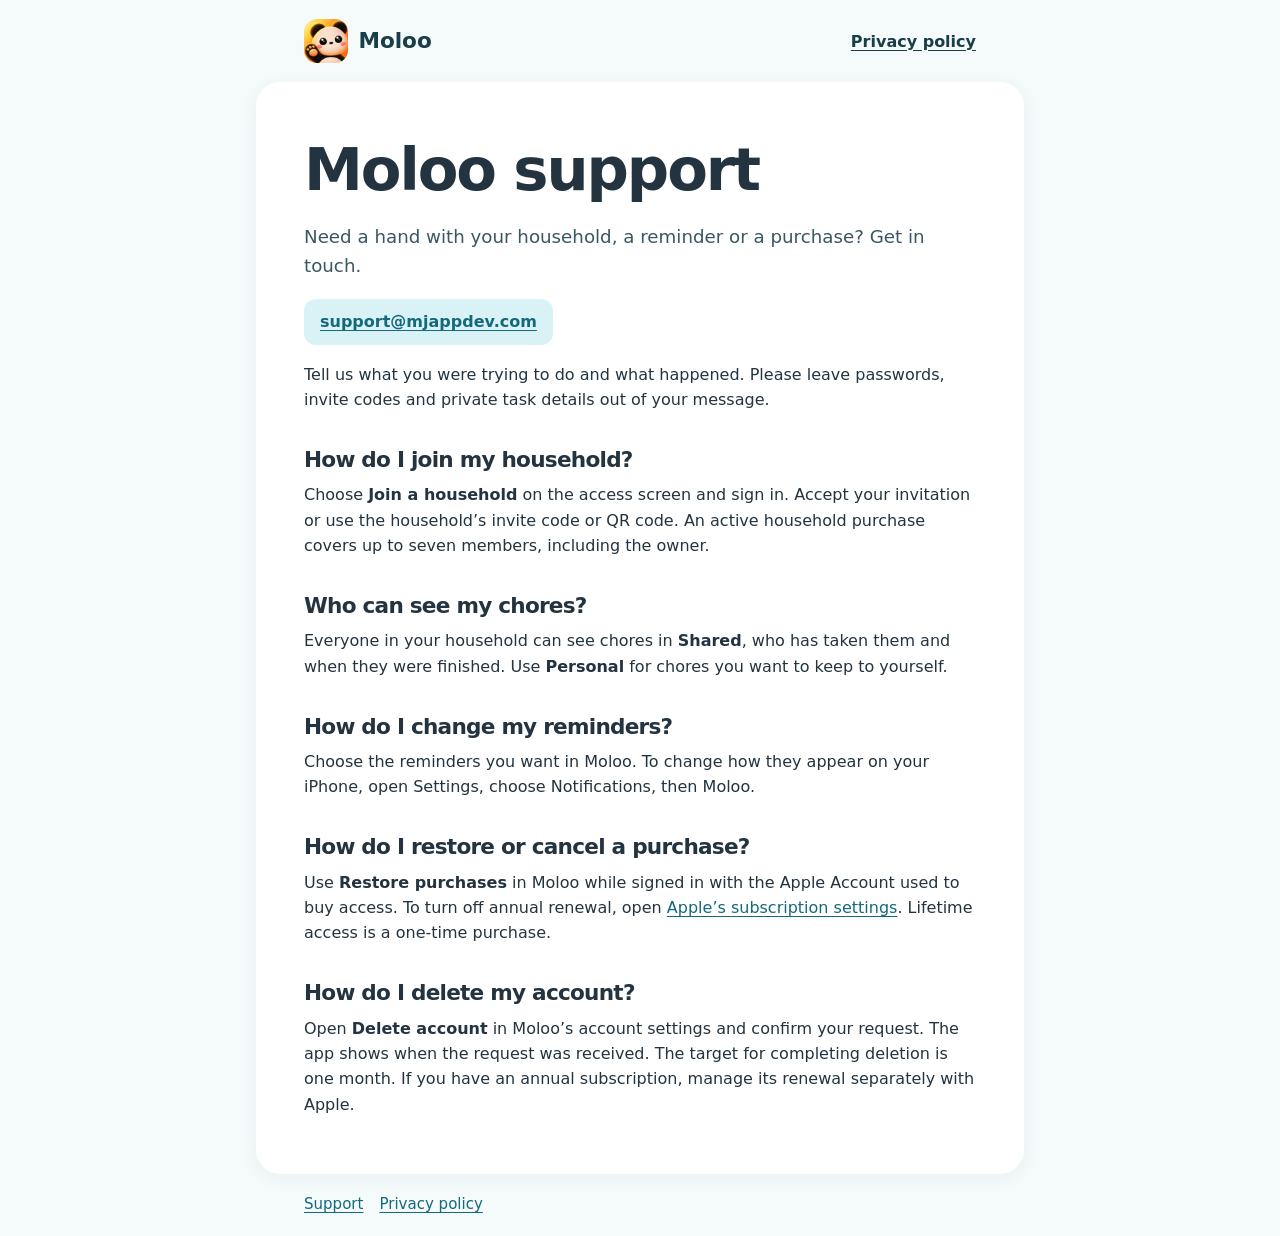
<file: index.html>
<!doctype html>
<html lang="en"><head><meta charset="utf-8"><meta name="viewport" content="width=device-width, initial-scale=1"><title>Support · Moloo</title><link rel="icon" href="icon.png"><link rel="stylesheet" href="style.css"></head><body><header><a class="brand" href="index.html"><img src="icon.png" width="44" height="44" alt="">Moloo</a><a href="privacy.html">Privacy policy</a></header><main><h1>Moloo support</h1><p class="intro">Need a hand with your household, a reminder or a purchase? Get in touch.</p><a class="contact" href="mailto:support@mjappdev.com">support@mjappdev.com</a><p>Tell us what you were trying to do and what happened. Please leave passwords, invite codes and private task details out of your message.</p>
<h2>How do I join my household?</h2><p>Choose <strong>Join a household</strong> on the access screen and sign in. Accept your invitation or use the household’s invite code or QR code. An active household purchase covers up to seven members, including the owner.</p>
<h2>Who can see my chores?</h2><p>Everyone in your household can see chores in <strong>Shared</strong>, who has taken them and when they were finished. Use <strong>Personal</strong> for chores you want to keep to yourself.</p>
<h2>How do I change my reminders?</h2><p>Choose the reminders you want in Moloo. To change how they appear on your iPhone, open Settings, choose Notifications, then Moloo.</p>
<h2>How do I restore or cancel a purchase?</h2><p>Use <strong>Restore purchases</strong> in Moloo while signed in with the Apple Account used to buy access. To turn off annual renewal, open <a href="https://apps.apple.com/account/subscriptions/">Apple’s subscription settings</a>. Lifetime access is a one-time purchase.</p>
<h2>How do I delete my account?</h2><p>Open <strong>Delete account</strong> in Moloo’s account settings and confirm your request. The app shows when the request was received. The target for completing deletion is one month. If you have an annual subscription, manage its renewal separately with Apple.</p></main><footer><a href="index.html">Support</a><a href="privacy.html">Privacy policy</a></footer></body></html>
</file>
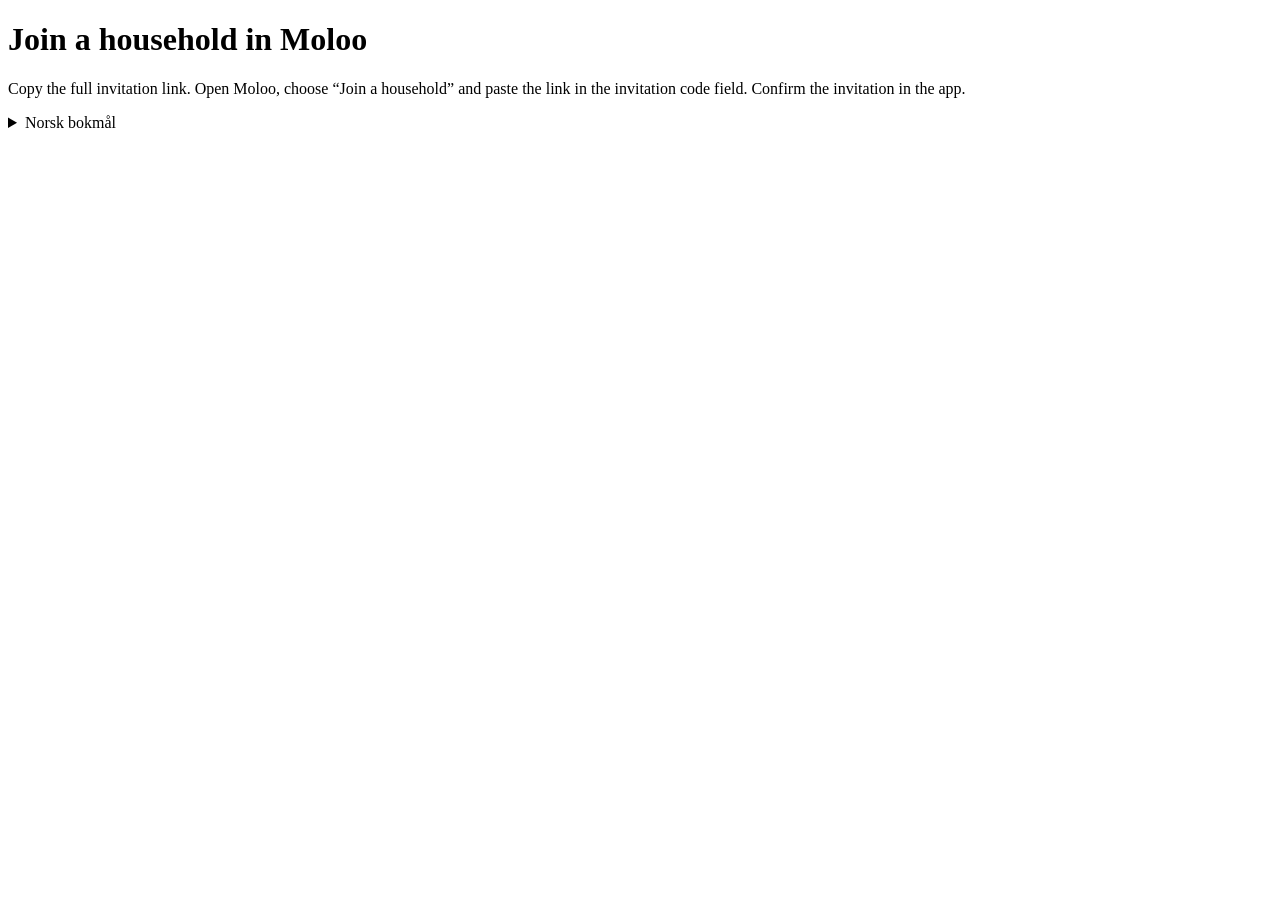
<file: join.html>
<!doctype html>
<html lang="en">
<meta charset="utf-8">
<meta name="viewport" content="width=device-width, initial-scale=1">
<meta name="referrer" content="no-referrer">
<meta http-equiv="Content-Security-Policy" content="default-src 'none'; base-uri 'none'; form-action 'none'">
<title>Join a household in Moloo</title>
<main>
  <h1>Join a household in Moloo</h1>
  <p>Copy the full invitation link. Open Moloo, choose “Join a household” and paste the link in the invitation code field. Confirm the invitation in the app.</p>
  <details lang="nb">
    <summary>Norsk bokmål</summary>
    <p>Kopier hele invitasjonslenken. Åpne Moloo, velg «Bli med i en husstand» og lim inn lenken i feltet for invitasjonskoden. Bekreft invitasjonen i appen.</p>
  </details>
</main>
</html>
</file>
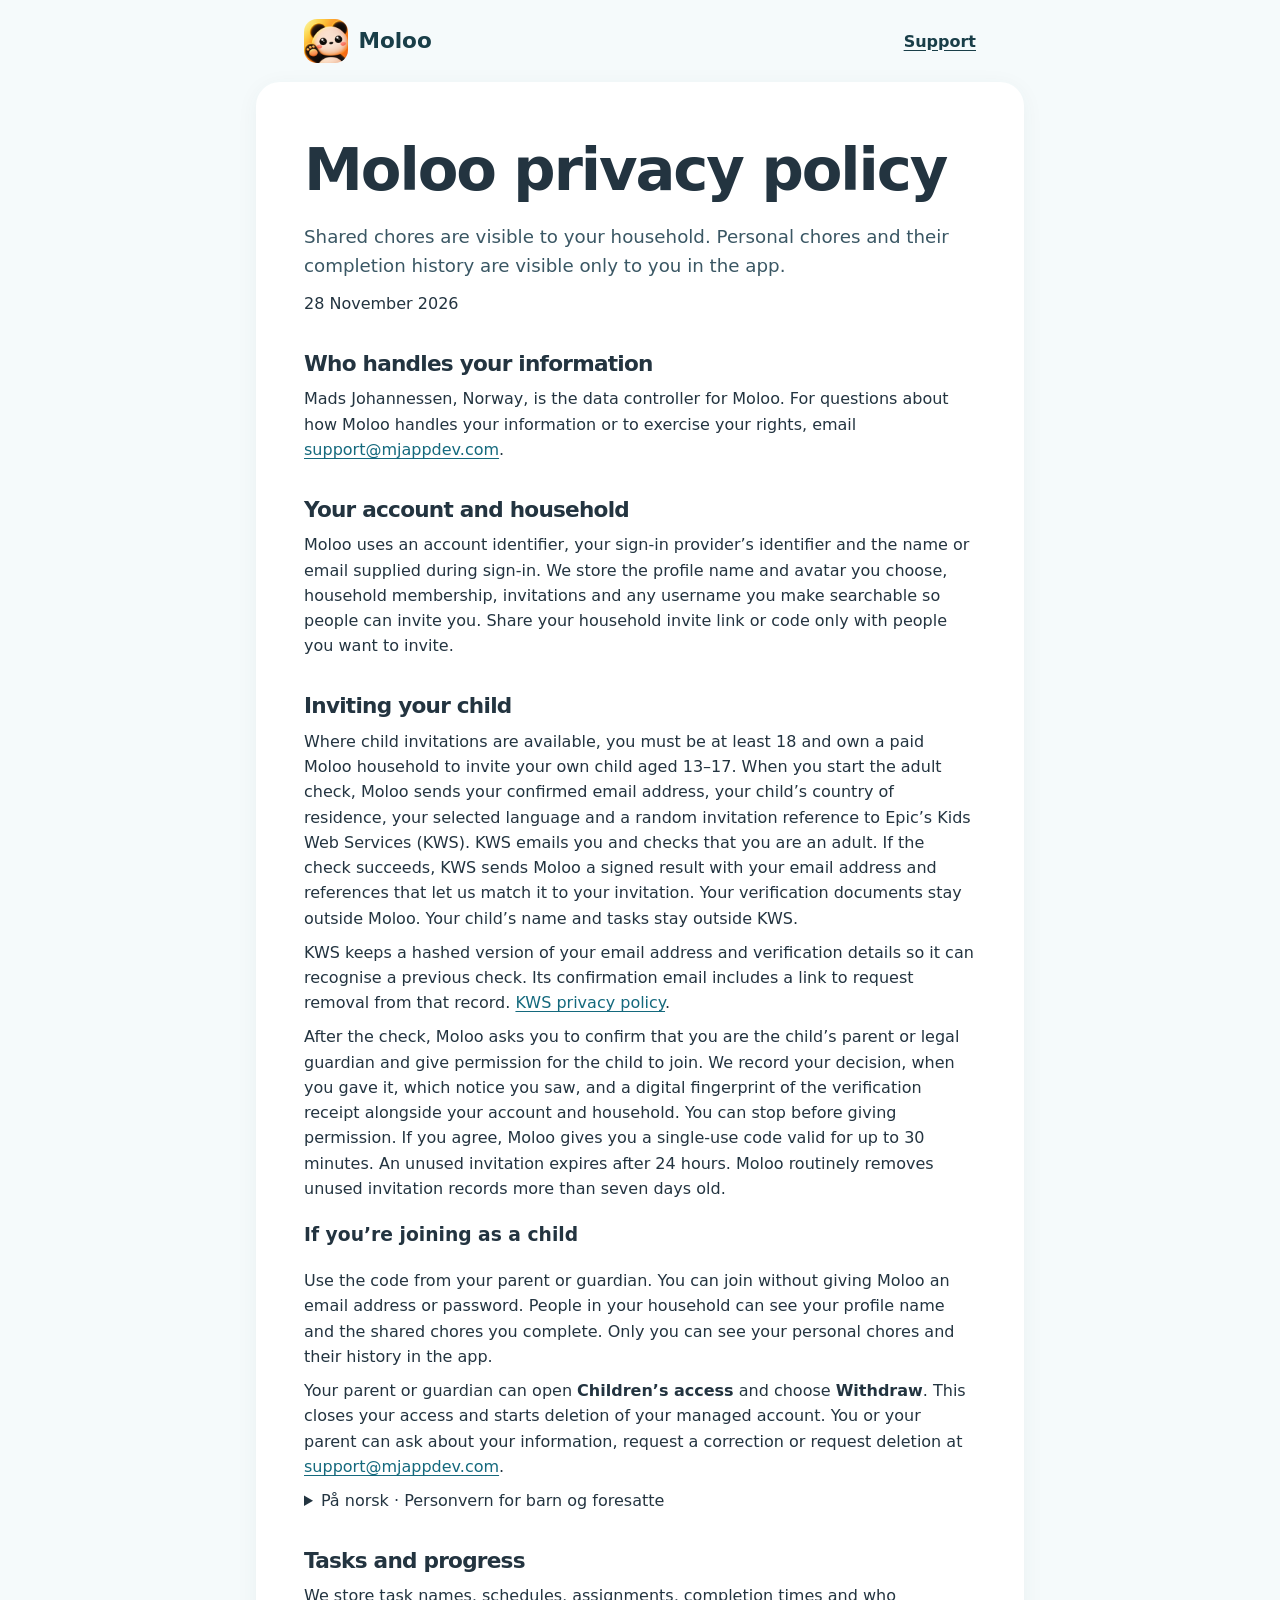
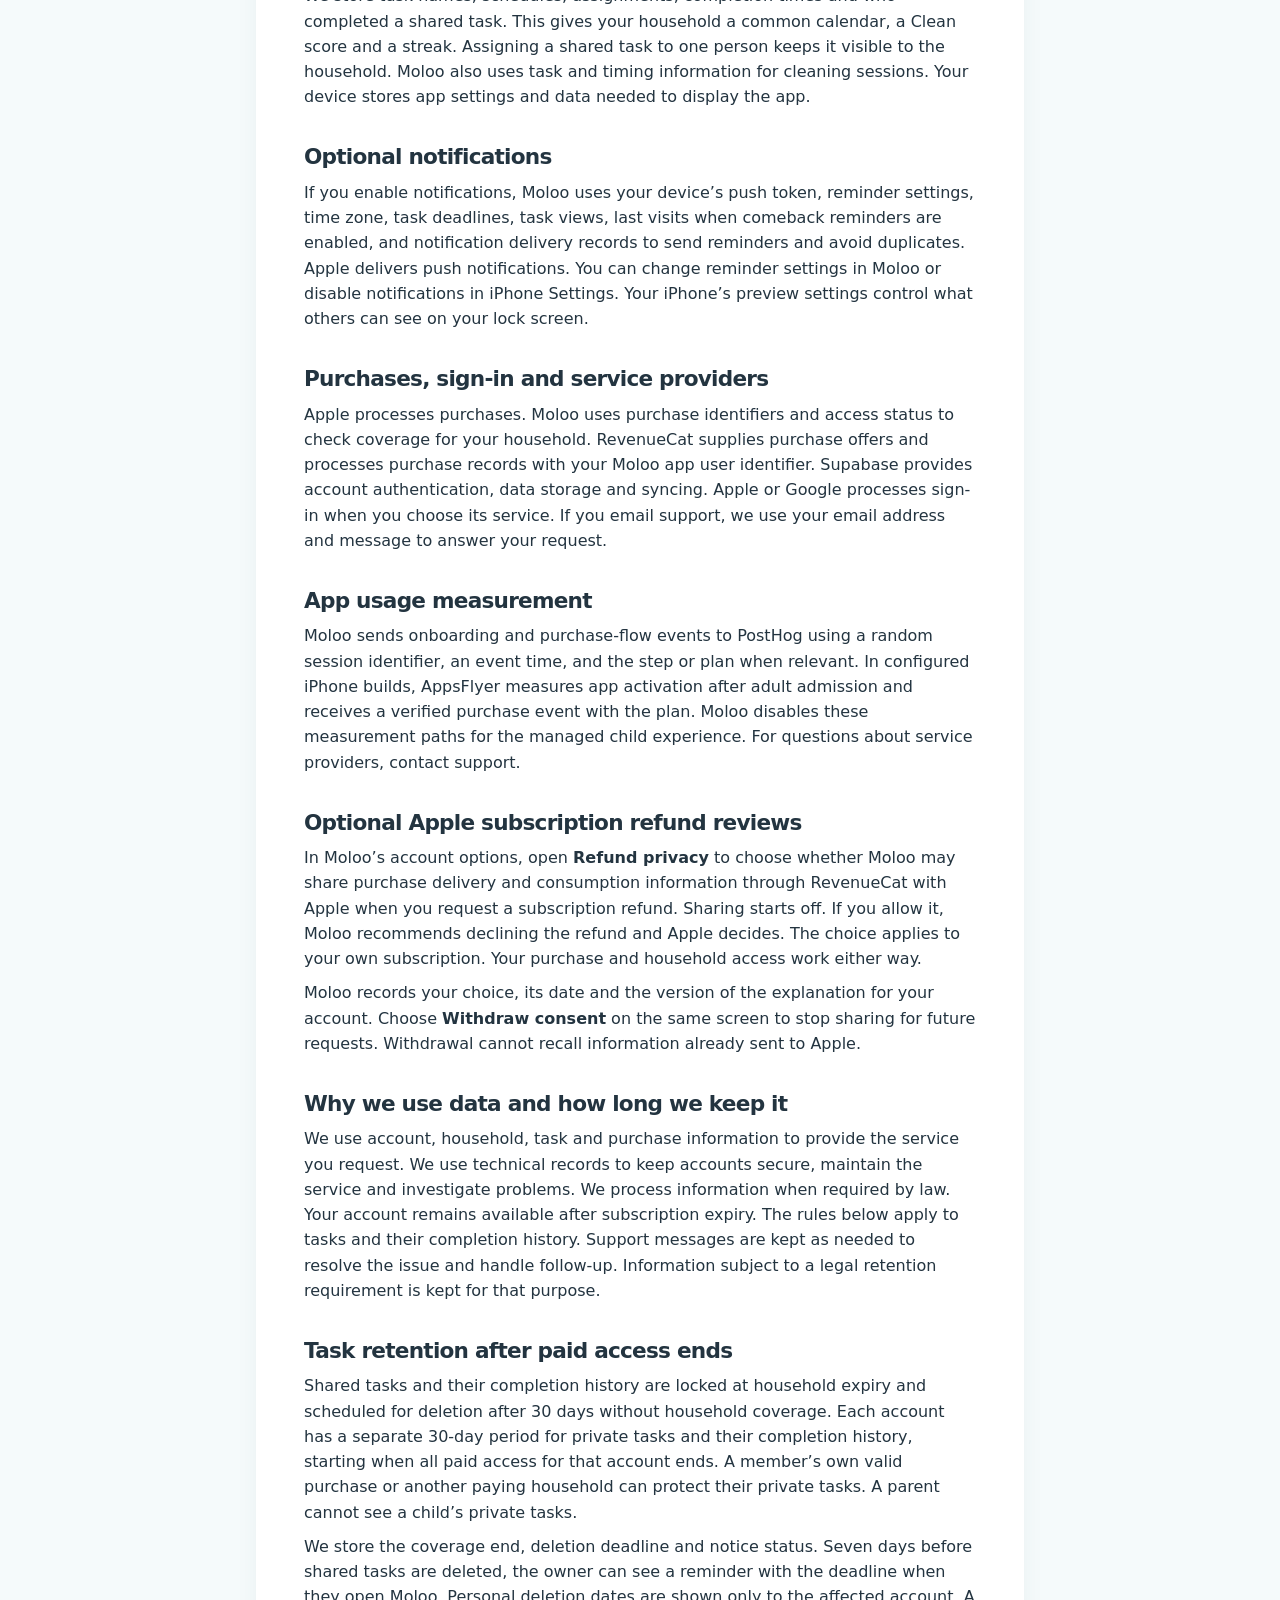
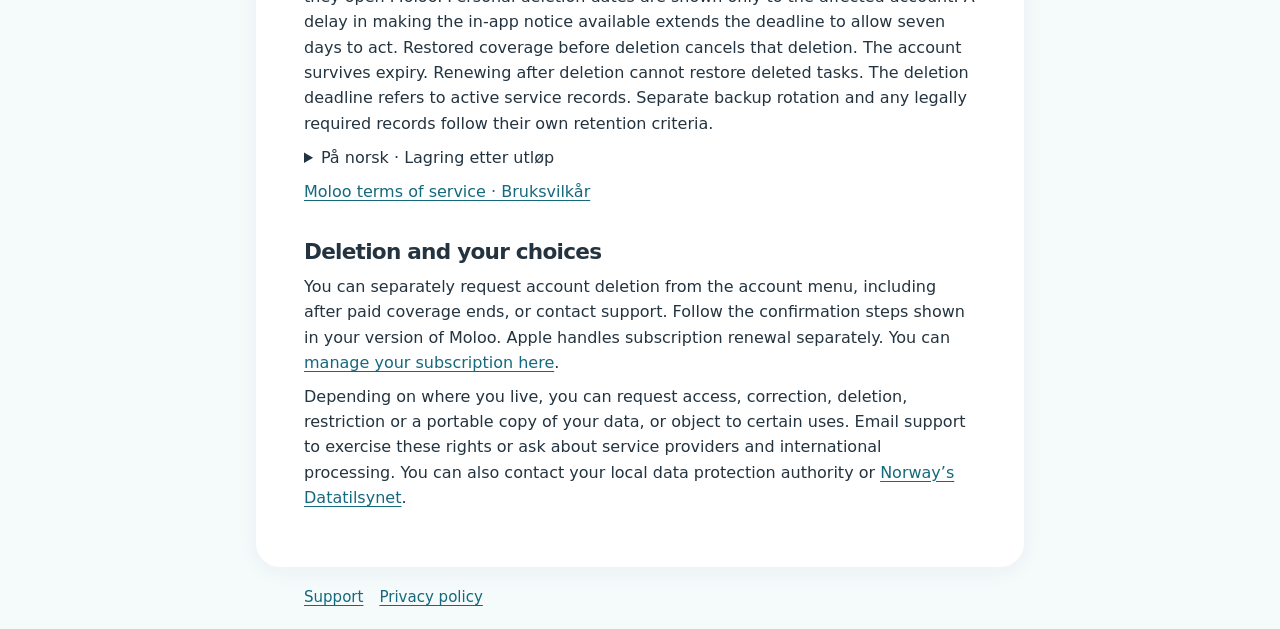
<file: privacy.html>
<!doctype html>
<html lang="en"><head><meta charset="utf-8"><meta name="viewport" content="width=device-width, initial-scale=1"><title>Privacy policy · Moloo</title><link rel="icon" href="icon.png"><link rel="stylesheet" href="style.css"></head><body><header><a class="brand" href="index.html"><img src="icon.png" width="44" height="44" alt="">Moloo</a><a href="index.html">Support</a></header><main><h1>Moloo privacy policy</h1><p class="intro">Shared chores are visible to your household. Personal chores and their completion history are visible only to you in the app.</p><p>28 November 2026</p>
<h2>Who handles your information</h2><p>Mads Johannessen, Norway, is the data controller for Moloo. For questions about how Moloo handles your information or to exercise your rights, email <a href="mailto:support@mjappdev.com">support@mjappdev.com</a>.</p>
<h2>Your account and household</h2><p>Moloo uses an account identifier, your sign-in provider’s identifier and the name or email supplied during sign-in. We store the profile name and avatar you choose, household membership, invitations and any username you make searchable so people can invite you. Share your household invite link or code only with people you want to invite.</p>
<section id="family-privacy" aria-labelledby="family-heading">
<h2 id="family-heading">Inviting your child</h2>
<p>Where child invitations are available, you must be at least 18 and own a paid Moloo household to invite your own child aged 13–17. When you start the adult check, Moloo sends your confirmed email address, your child’s country of residence, your selected language and a random invitation reference to Epic’s Kids Web Services (KWS). KWS emails you and checks that you are an adult. If the check succeeds, KWS sends Moloo a signed result with your email address and references that let us match it to your invitation. Your verification documents stay outside Moloo. Your child’s name and tasks stay outside KWS.</p>
<p>KWS keeps a hashed version of your email address and verification details so it can recognise a previous check. Its confirmation email includes a link to request removal from that record. <a href="https://www.kidswebservices.com/privacy-policy/">KWS privacy policy</a>.</p>
<p>After the check, Moloo asks you to confirm that you are the child’s parent or legal guardian and give permission for the child to join. We record your decision, when you gave it, which notice you saw, and a digital fingerprint of the verification receipt alongside your account and household. You can stop before giving permission. If you agree, Moloo gives you a single-use code valid for up to 30 minutes. An unused invitation expires after 24 hours. Moloo routinely removes unused invitation records more than seven days old.</p>
<h3>If you’re joining as a child</h3>
<p>Use the code from your parent or guardian. You can join without giving Moloo an email address or password. People in your household can see your profile name and the shared chores you complete. Only you can see your personal chores and their history in the app.</p>
<p>Your parent or guardian can open <strong>Children’s access</strong> and choose <strong>Withdraw</strong>. This closes your access and starts deletion of your managed account. You or your parent can ask about your information, request a correction or request deletion at <a href="mailto:support@mjappdev.com">support@mjappdev.com</a>.</p>
<details lang="nb"><summary>På norsk · Personvern for barn og foresatte</summary>
<p>Der barneinvitasjoner er tilgjengelige, kan du som har fylt 18 år og eier en betalt husstand, invitere ditt eget barn på 13–17 år. Når du starter voksenkontrollen, sender Moloo din bekreftede e-postadresse, barnets bostedsland, valgt språk og en tilfeldig invitasjonsreferanse til Epic-tjenesten Kids Web Services (KWS). KWS sender deg en e-post og sjekker at du er voksen. Etter godkjent kontroll får Moloo en signert bekreftelse med e-postadressen din og referanser som knytter svaret til invitasjonen. Dokumentene du bruker til kontrollen, blir hos verifiseringstjenesten. Barnets navn og oppgaver deles ikke med KWS.</p>
<p>KWS lagrer et digitalt avtrykk av e-postadressen din og opplysninger om kontrollen for å kunne gjenkjenne deg senere. Du kan be om å bli fjernet fra dette registeret via lenken i bekreftelsen fra KWS. <a href="https://www.kidswebservices.com/privacy-policy/">Personvern hos KWS</a>.</p>
<p>Deretter spør Moloo om du har foreldreansvar og samtykker til at barnet blir med. Du kan stoppe her. Hvis du samtykker, registrerer Moloo valget, tidspunktet, versjonen av informasjonen og et digitalt avtrykk av kvitteringen knyttet til kontoen og husstanden din. Du får en engangskode som gjelder i opptil 30 minutter. En ubrukt invitasjon utløper etter 24 timer. Moloo rydder jevnlig bort ubrukte invitasjoner som er over sju dager gamle.</p>
<p><strong>Til deg som er barn.</strong> Bruk koden fra den foresatte. Du trenger ingen e-postadresse eller passord. Familien ser profilnavnet ditt og hvilke fellesoppgaver du gjør. Bare du ser dine personlige oppgaver og historikken deres i appen.</p>
<p>Den foresatte kan velge <strong>Barnas tilgang</strong> og deretter <strong>Trekk tilbake</strong>. Da stenges barnets tilgang, og Moloo starter sletting av barnekontoen. Barn og foresatte kan be om innsyn, retting eller sletting på <a href="mailto:support@mjappdev.com">support@mjappdev.com</a>.</p>
</details></section>
<h2>Tasks and progress</h2><p>We store task names, schedules, assignments, completion times and who completed a shared task. This gives your household a common calendar, a Clean score and a streak. Assigning a shared task to one person keeps it visible to the household. Moloo also uses task and timing information for cleaning sessions. Your device stores app settings and data needed to display the app.</p>
<h2>Optional notifications</h2><p>If you enable notifications, Moloo uses your device’s push token, reminder settings, time zone, task deadlines, task views, last visits when comeback reminders are enabled, and notification delivery records to send reminders and avoid duplicates. Apple delivers push notifications. You can change reminder settings in Moloo or disable notifications in iPhone Settings. Your iPhone’s preview settings control what others can see on your lock screen.</p>
<h2>Purchases, sign-in and service providers</h2><p>Apple processes purchases. Moloo uses purchase identifiers and access status to check coverage for your household. RevenueCat supplies purchase offers and processes purchase records with your Moloo app user identifier. Supabase provides account authentication, data storage and syncing. Apple or Google processes sign-in when you choose its service. If you email support, we use your email address and message to answer your request.</p>
<h2>App usage measurement</h2><p>Moloo sends onboarding and purchase-flow events to PostHog using a random session identifier, an event time, and the step or plan when relevant. In configured iPhone builds, AppsFlyer measures app activation after adult admission and receives a verified purchase event with the plan. Moloo disables these measurement paths for the managed child experience. For questions about service providers, contact support.</p>
<h2>Optional Apple subscription refund reviews</h2><p>In Moloo’s account options, open <strong>Refund privacy</strong> to choose whether Moloo may share purchase delivery and consumption information through RevenueCat with Apple when you request a subscription refund. Sharing starts off. If you allow it, Moloo recommends declining the refund and Apple decides. The choice applies to your own subscription. Your purchase and household access work either way.</p><p>Moloo records your choice, its date and the version of the explanation for your account. Choose <strong>Withdraw consent</strong> on the same screen to stop sharing for future requests. Withdrawal cannot recall information already sent to Apple.</p>
<h2>Why we use data and how long we keep it</h2><p>We use account, household, task and purchase information to provide the service you request. We use technical records to keep accounts secure, maintain the service and investigate problems. We process information when required by law. Your account remains available after subscription expiry. The rules below apply to tasks and their completion history. Support messages are kept as needed to resolve the issue and handle follow-up. Information subject to a legal retention requirement is kept for that purpose.</p>
<section id="expiry"><h2>Task retention after paid access ends</h2>
<p>Shared tasks and their completion history are locked at household expiry and scheduled for deletion after 30 days without household coverage. Each account has a separate 30-day period for private tasks and their completion history, starting when all paid access for that account ends. A member’s own valid purchase or another paying household can protect their private tasks. A parent cannot see a child’s private tasks.</p>
<p>We store the coverage end, deletion deadline and notice status. Seven days before shared tasks are deleted, the owner can see a reminder with the deadline when they open Moloo. Personal deletion dates are shown only to the affected account. A delay in making the in-app notice available extends the deadline to allow seven days to act. Restored coverage before deletion cancels that deletion. The account survives expiry. Renewing after deletion cannot restore deleted tasks. The deletion deadline refers to active service records. Separate backup rotation and any legally required records follow their own retention criteria.</p>
<details lang="nb"><summary>På norsk · Lagring etter utløp</summary><p>Fellesoppgaver og fullføringshistorikk sperres ved utløp og slettes etter 30 dager uten husstandsdekning. Hver konto har en egen 30-dagersfrist for private oppgaver og tilhørende historikk fra all betalt tilgang opphører. Gyldig eget kjøp eller dekning gjennom en betalt husstand kan sikre fortsatt personlig bruk. Foresatte får ikke innsyn i barnets private oppgaver.</p>
<p>Vi lagrer tidspunkt for utløp, slettefrist og varselstatus. Sju dager før fellesoppgavene slettes, vises en påminnelse med fristen når eieren åpner Moloo. Den personlige slettefristen vises bare til kontoen den gjelder. Forsinket beskjed i appen gir minst sju dager til å reagere. Ny dekning før sletting avbryter slettingen. Kontoen består etter utløp. Slettede oppgaver kan ikke gjenopprettes ved fornyelse. Fristen gjelder aktive tjenestedata. Sikkerhetskopier og opplysninger som må beholdes etter loven, har egne slettekriterier.</p></details>
<p><a href="terms.html">Moloo terms of service · Bruksvilkår</a></p></section>
<h2>Deletion and your choices</h2><p>You can separately request account deletion from the account menu, including after paid coverage ends, or contact support. Follow the confirmation steps shown in your version of Moloo. Apple handles subscription renewal separately. You can <a href="https://apps.apple.com/account/subscriptions/">manage your subscription here</a>.</p><p>Depending on where you live, you can request access, correction, deletion, restriction or a portable copy of your data, or object to certain uses. Email support to exercise these rights or ask about service providers and international processing. You can also contact your local data protection authority or <a href="https://www.datatilsynet.no/en/about-us/contact-us/how-to-complain-to-the-norwegian-dpa/">Norway’s Datatilsynet</a>.</p></main><footer><a href="index.html">Support</a><a href="privacy.html">Privacy policy</a></footer></body></html>
</file>
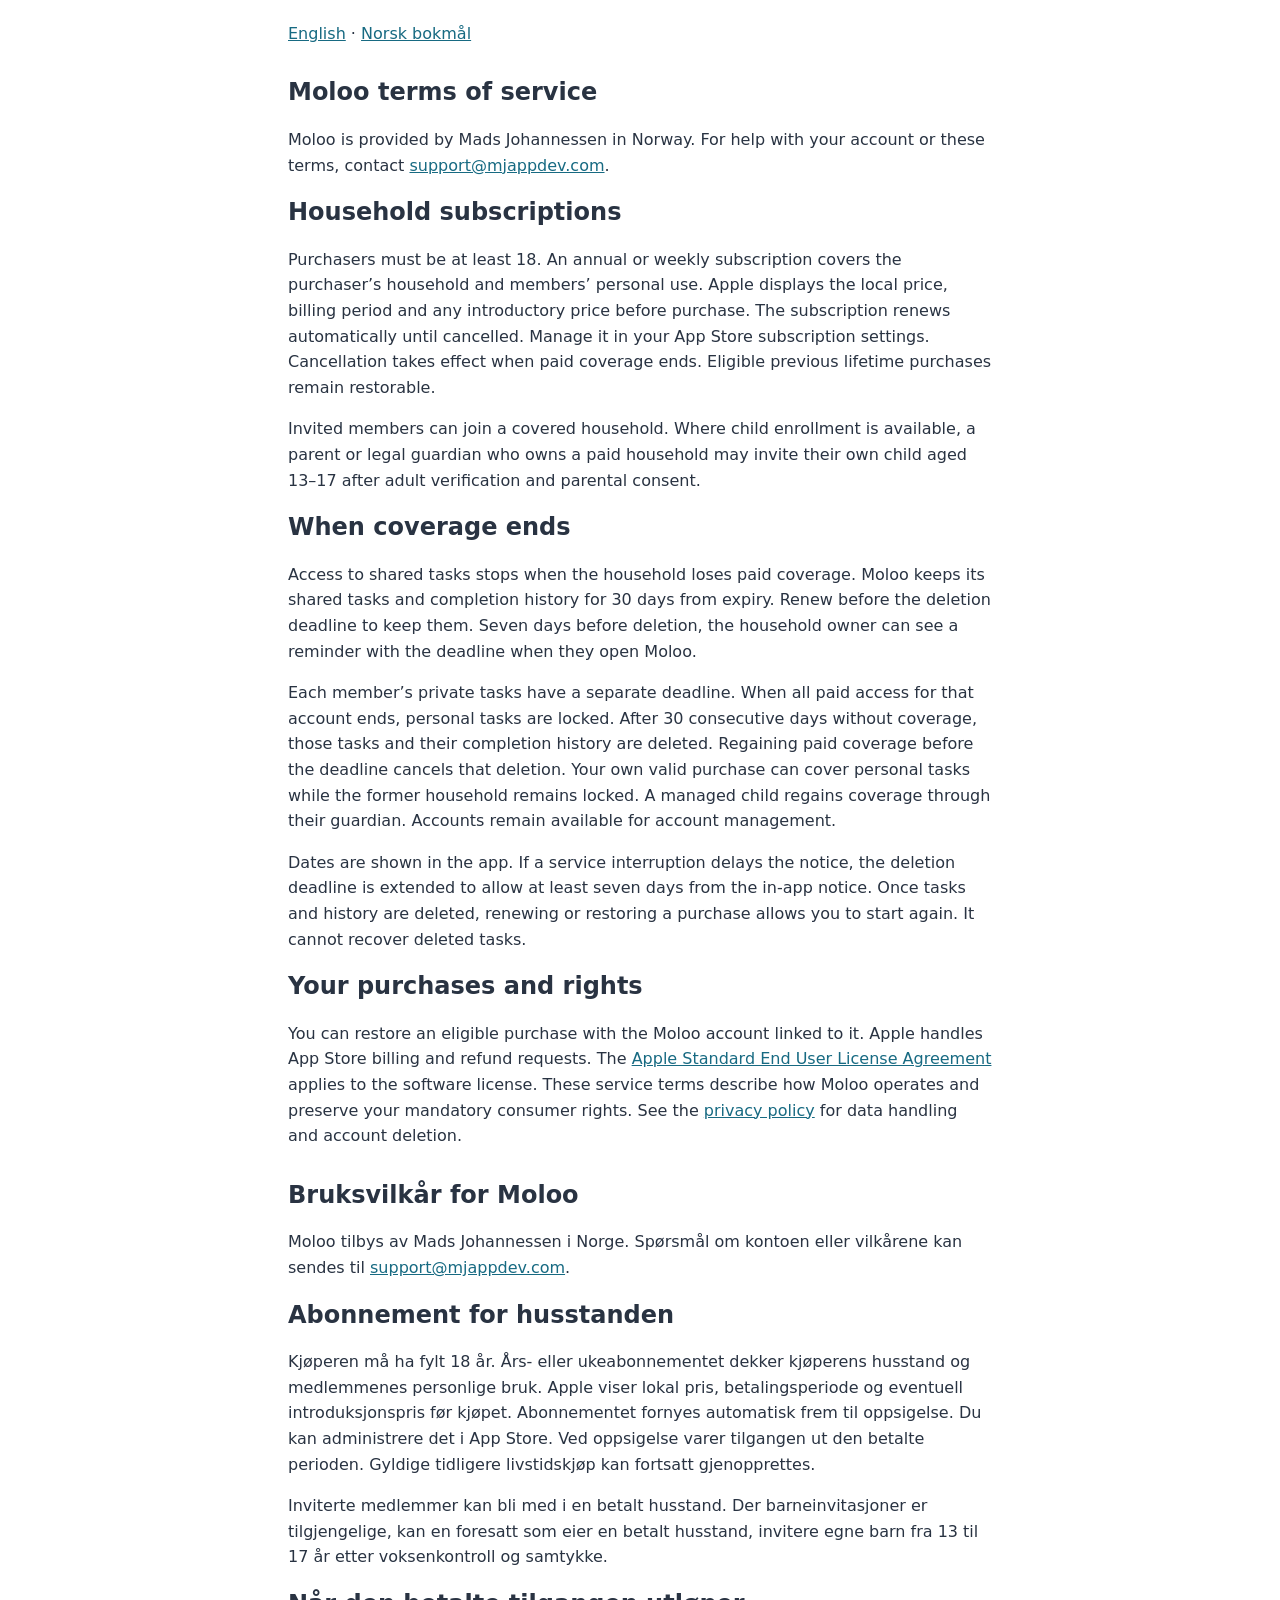
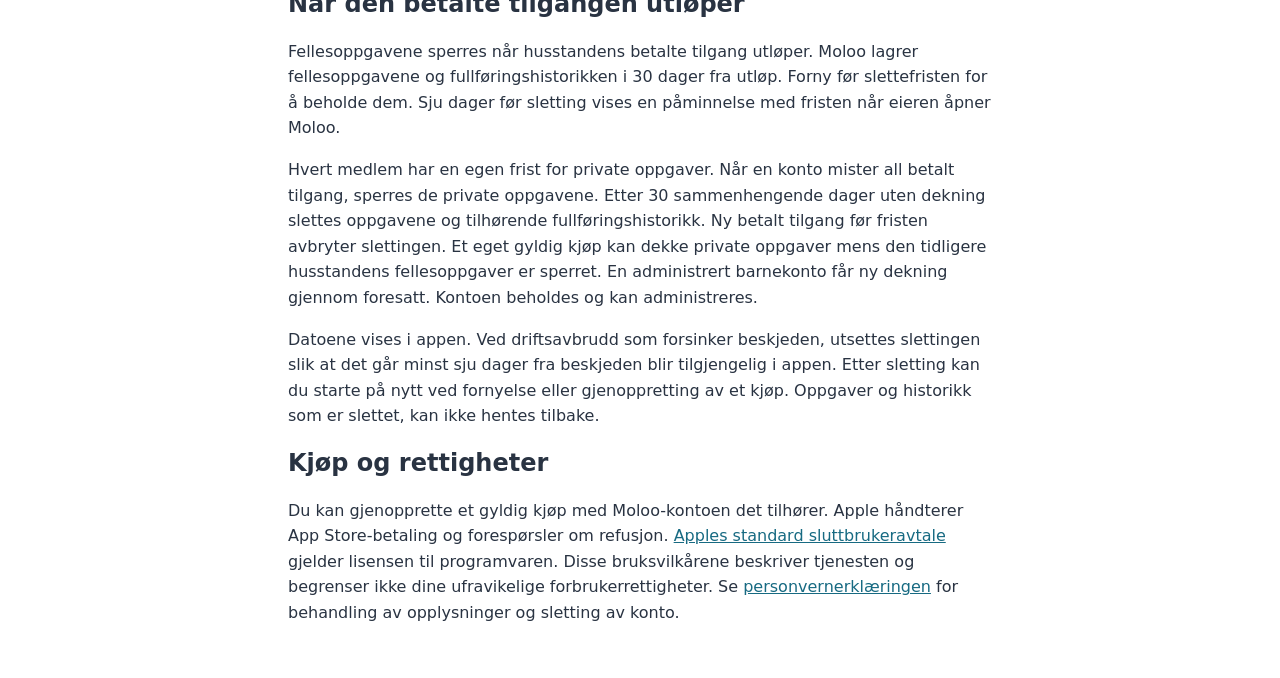
<file: terms.html>
<!doctype html>
<html lang="en"><head><meta charset="utf-8"><meta name="viewport" content="width=device-width,initial-scale=1">
<title>Terms of service · Moloo</title>
<style>body{font:1rem/1.6 system-ui;color:#293342;max-width:44rem;padding:1.3rem;margin:auto}h1,h2{line-height:1.2}a{color:#176a82}section{margin:2rem 0}</style></head>
<body><nav><a href="#en">English</a> · <a href="#nb">Norsk bokmål</a></nav>
<section id="en"><h1>Moloo terms of service</h1>
<p>Moloo is provided by Mads Johannessen in Norway. For help with your account or these terms, contact <a href="mailto:support@mjappdev.com">support@mjappdev.com</a>.</p>
<h2>Household subscriptions</h2>
<p>Purchasers must be at least 18. An annual or weekly subscription covers the purchaser’s household and members’ personal use. Apple displays the local price, billing period and any introductory price before purchase. The subscription renews automatically until cancelled. Manage it in your App Store subscription settings. Cancellation takes effect when paid coverage ends. Eligible previous lifetime purchases remain restorable.</p>
<p>Invited members can join a covered household. Where child enrollment is available, a parent or legal guardian who owns a paid household may invite their own child aged 13–17 after adult verification and parental consent.</p>
<h2>When coverage ends</h2>
<p>Access to shared tasks stops when the household loses paid coverage. Moloo keeps its shared tasks and completion history for 30 days from expiry. Renew before the deletion deadline to keep them. Seven days before deletion, the household owner can see a reminder with the deadline when they open Moloo.</p>
<p>Each member’s private tasks have a separate deadline. When all paid access for that account ends, personal tasks are locked. After 30 consecutive days without coverage, those tasks and their completion history are deleted. Regaining paid coverage before the deadline cancels that deletion. Your own valid purchase can cover personal tasks while the former household remains locked. A managed child regains coverage through their guardian. Accounts remain available for account management.</p>
<p>Dates are shown in the app. If a service interruption delays the notice, the deletion deadline is extended to allow at least seven days from the in-app notice. Once tasks and history are deleted, renewing or restoring a purchase allows you to start again. It cannot recover deleted tasks.</p>
<h2>Your purchases and rights</h2>
<p>You can restore an eligible purchase with the Moloo account linked to it. Apple handles App Store billing and refund requests. The <a href="https://www.apple.com/legal/internet-services/itunes/dev/stdeula/">Apple Standard End User License Agreement</a> applies to the software license. These service terms describe how Moloo operates and preserve your mandatory consumer rights. See the <a href="https://madsjohannessen03-coder.github.io/moloo/privacy.html">privacy policy</a> for data handling and account deletion.</p></section>
<section id="nb" lang="nb"><h1>Bruksvilkår for Moloo</h1>
<p>Moloo tilbys av Mads Johannessen i Norge. Spørsmål om kontoen eller vilkårene kan sendes til <a href="mailto:support@mjappdev.com">support@mjappdev.com</a>.</p>
<h2>Abonnement for husstanden</h2>
<p>Kjøperen må ha fylt 18 år. Års- eller ukeabonnementet dekker kjøperens husstand og medlemmenes personlige bruk. Apple viser lokal pris, betalingsperiode og eventuell introduksjonspris før kjøpet. Abonnementet fornyes automatisk frem til oppsigelse. Du kan administrere det i App Store. Ved oppsigelse varer tilgangen ut den betalte perioden. Gyldige tidligere livstidskjøp kan fortsatt gjenopprettes.</p>
<p>Inviterte medlemmer kan bli med i en betalt husstand. Der barneinvitasjoner er tilgjengelige, kan en foresatt som eier en betalt husstand, invitere egne barn fra 13 til 17 år etter voksenkontroll og samtykke.</p>
<h2>Når den betalte tilgangen utløper</h2>
<p>Fellesoppgavene sperres når husstandens betalte tilgang utløper. Moloo lagrer fellesoppgavene og fullføringshistorikken i 30 dager fra utløp. Forny før slettefristen for å beholde dem. Sju dager før sletting vises en påminnelse med fristen når eieren åpner Moloo.</p>
<p>Hvert medlem har en egen frist for private oppgaver. Når en konto mister all betalt tilgang, sperres de private oppgavene. Etter 30 sammenhengende dager uten dekning slettes oppgavene og tilhørende fullføringshistorikk. Ny betalt tilgang før fristen avbryter slettingen. Et eget gyldig kjøp kan dekke private oppgaver mens den tidligere husstandens fellesoppgaver er sperret. En administrert barnekonto får ny dekning gjennom foresatt. Kontoen beholdes og kan administreres.</p>
<p>Datoene vises i appen. Ved driftsavbrudd som forsinker beskjeden, utsettes slettingen slik at det går minst sju dager fra beskjeden blir tilgjengelig i appen. Etter sletting kan du starte på nytt ved fornyelse eller gjenoppretting av et kjøp. Oppgaver og historikk som er slettet, kan ikke hentes tilbake.</p>
<h2>Kjøp og rettigheter</h2>
<p>Du kan gjenopprette et gyldig kjøp med Moloo-kontoen det tilhører. Apple håndterer App Store-betaling og forespørsler om refusjon. <a href="https://www.apple.com/legal/internet-services/itunes/dev/stdeula/">Apples standard sluttbrukeravtale</a> gjelder lisensen til programvaren. Disse bruksvilkårene beskriver tjenesten og begrenser ikke dine ufravikelige forbrukerrettigheter. Se <a href="https://madsjohannessen03-coder.github.io/moloo/privacy.html">personvernerklæringen</a> for behandling av opplysninger og sletting av konto.</p></section></body></html>
</file>
<file: style.css>
:root{font:100%/1.58 ui-rounded,"Segoe UI",system-ui,sans-serif;color:#233440;background:#f5fafb}*{box-sizing:border-box}body{margin:0}header,main,footer{max-width:48rem;margin:auto;padding:1.2rem clamp(1.2rem,4vw,3rem)}header{display:flex;gap:1rem;align-items:center;justify-content:space-between}header a{color:#193e48;font-weight:700}.brand{display:flex;align-items:center;gap:.65rem;text-decoration:none;font-size:1.35rem}.brand img{border-radius:13px;width:44px;height:44px}main{background:white;border-radius:24px;padding-block:clamp(1.7rem,5vw,3rem);box-shadow:0 4px 22px #2345520d}h1,h2{line-height:1.15;letter-spacing:-.035em;text-wrap:balance}h1{font-size:clamp(2.25rem,7vw,3.7rem);margin:.1em 0 .32em}h2{font-size:1.35rem;margin:1.65em 0 .45em}p{margin:.55em 0}.intro{color:#3a5764;font-size:1.14rem}.contact{display:inline-block;background:#d9f2f6;border-radius:12px;padding:.65rem 1rem;font-weight:700;margin:.5rem 0}a{color:#14697d;text-underline-offset:.18em}a:focus-visible{outline:3px solid #12677e;outline-offset:3px}footer{color:#47616a;font-size:.94rem}footer a{margin-right:1rem}
</file>
